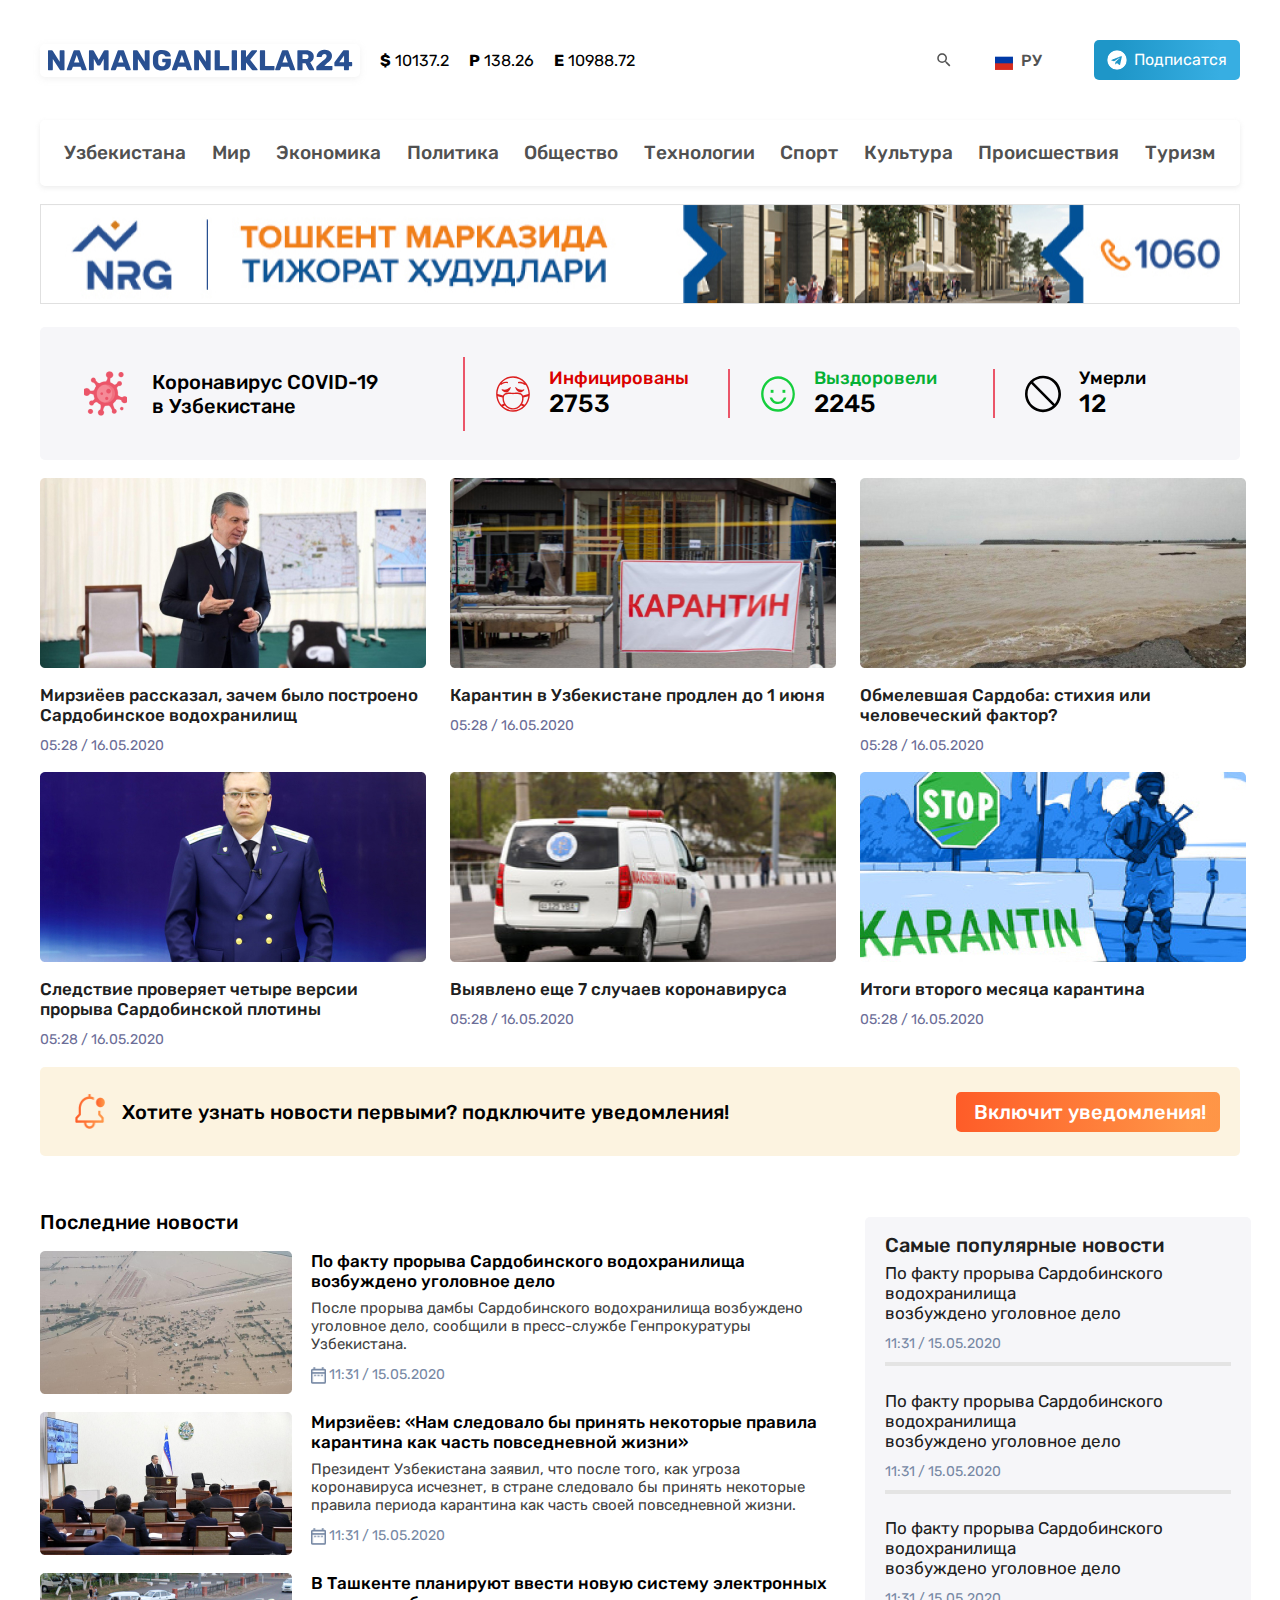
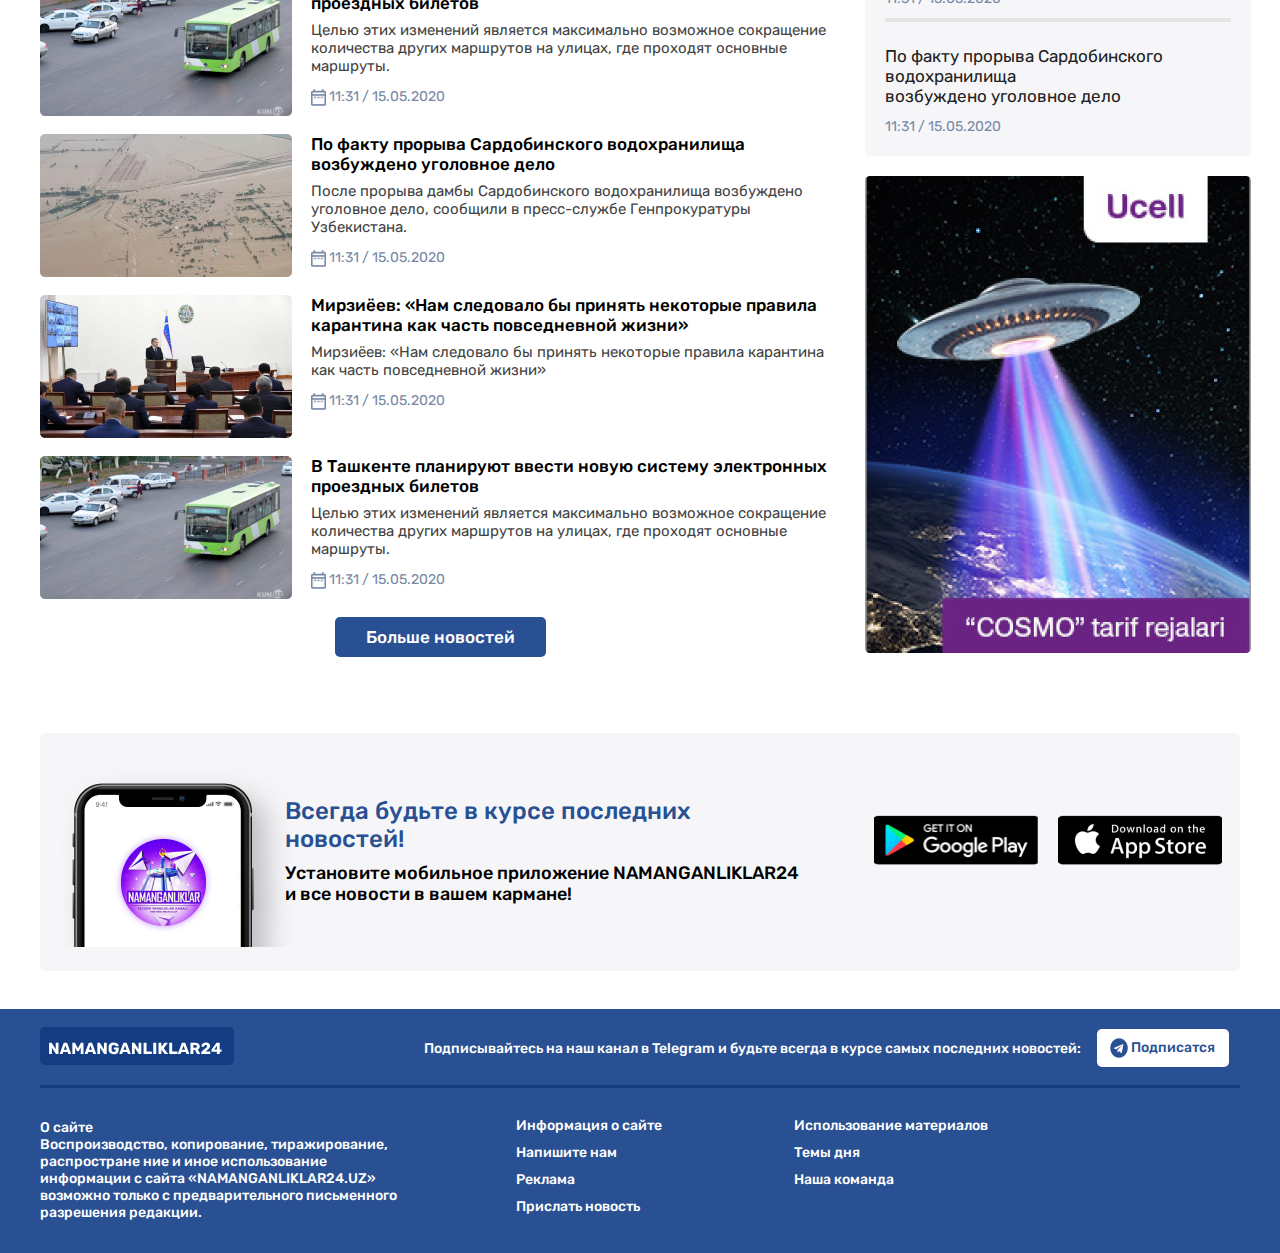
<file: index.html>
<!DOCTYPE html>
<html lang="ru">
	<head>
		<meta charset="UTF-8" />
		<meta http-equiv="X-UA-Compatible" content="IE=edge" />
		<meta name="viewport" content="width=device-width, initial-scale=1.0" />
		<link rel="stylesheet" href="./css/normalize.css">
        <!-- <link rel="stylesheet" href="./css/main.min.css"> -->
        <link rel="stylesheet" href="./css/main.css">
		<title>Namanganliklar24</title>
	</head>
	<body>
        
		<!-- Header  -->
		<header class="header">

            <h1 class="visually-hidden">
                Namanganliklar 24 vebsayti bu xabarlar sayti
            </h1>

			<div class="header-top">

				<div class="container">

					<a class="header-top-logo" href="./index.html">
						
                        <img
							src="./images/logo.svg"
							alt="Namanganliklar24 logo"
							width="306"
							height="33"
						/>
					</a>

					<ul class="currency-list">
						<li class="currency-item">
							<strong class="currency-item-symbol">$</strong>
							10137.2
						</li>
						<li class="currency-item">
							<strong class="currency-item-symbol">P</strong>
                            138.26
						</li>
						<li class="currency-item">
							<strong class="currency-item-symbol">E</strong>
							10988.72
						</li>
					</ul>

                    <a class="search" href="#" >
                        <img class="search-image" 
                            src="./images/search-icon.svg" 
                            alt="search-icon"
                            width="18"
                            height="18"
                        >
                    </a>
					
                    <a class="language" href="#" >
                        <!-- <img class="language-image" 
                            src="./images/language.svg" 
                            alt="language-icon"
                            width="20"
                            height="20"
                        > -->
                        РУ
                    </a>

                    <a class="header-top-link" href="#">
						<img
							class="header-top-link-image"
							src="./images/telegram-logo.png"
							alt="Telegram logo"
							width="20"
							height="20"
						/>
						Подписатся
					</a>
				</div>
			</div>

			<div class="header-bottom">
				<div class="container">
                    <nav class="nav">
                        <ul class="nav-list">
                            <li class="nav-list-item">
                                <a class="nav-link"
                                    href="#"
                                >
                                Узбекистана
                                </a> 
                            </li>

                            <li class="nav-list-item">
                                <a class="nav-link"
                                    href="#"
                                >
                                Мир
                                </a> 
                            </li>

                            <li class="nav-list-item">
                                <a class="nav-link"
                                    href="#"
                                >
                                Экономика
                                </a> 
                            </li>

                            <li class="nav-list-item">
                                <a class="nav-link"
                                    href="#"
                                >
                                Политика
                                </a> 
                            </li>

                            <li class="nav-list-item">
                                <a class="nav-link"
                                    href="#"
                                >
                                Общество
                                </a> 
                            </li>

                            <li class="nav-list-item">
                                <a class="nav-link"
                                    href="#"
                                >
                                Технологии
                                </a> 
                            </li>

                            <li class="nav-list-item">
                                <a class="nav-link"
                                    href="#"
                                >
                                Спорт
                                </a> 
                            </li>

                            <li class="nav-list-item">
                                <a class="nav-link"
                                    href="#"
                                >
                                Культура
                                </a> 
                            </li>

                            <li class="nav-list-item">
                                <a class="nav-link"
                                    href="#"
                                >
                                Происшествия
                                </a> 
                            </li>

                            <li class="nav-list-item">
                                <a class="nav-link"
                                    href="#"
                                >
                                Туризм
                                </a> 
                            </li>
                        </ul>
                    </nav>

                    <a class="nrg-link"
                       href="#">
                       <img class="nrg-image"
                            src="./images/nrg.jpg"
                            alt="nrg banner"
                            width="1200"
                            height="100"
                        >
                    </a> 
                      
                </div>
			</div>
		</header>

		<main class="main">
            <!-- Corid-19 -->
            <section class="coronavirus">
                <div class="container">

                    <div class="coronavirus-info">

                        <div class="covid">

                            <div class="covid-image">

                                <img class="covid-icon"
                                    src="./images/icon-covid.png" 
                                    alt="covid"
                                    width="43"
                                    height="45"
                                    >
                            </div>

                            <div class="covid-box-link">
                                <a class="covid-link" href="#">
                                    <h2 class="covid-heading">Коронавирус COVID-19
                                        в Узбекистане
                                    </h2>
                                </a>
                            </div>

                        </div>

                        <div class="stats">

                            <div class="stats-info">
                                <span class="line">

                                </span>
    
                                <div class="infected">
                                    <img class="intected-icon"
                                    src="./images/icon-infected.svg"
                                    alt="infected icon"
                                    width="36"
                                    height="38">
                                </div>
    
                                <div class="infected-info">
                                    <h3 class="infected-heading">
                                        Инфицированы
                                    </h3>
                                    
                                    <p class="infected-paragraph">
                                        2753
                                    </p>
                                </div>
                            </div>

                            <div class="stats-info">
                                <span class="line">

                                </span>
    
                                <div class="infected">
                                    <img class="intected-icon"
                                    src="./images/icon-recovered.svg"
                                    alt="infected icon"
                                    width="36"
                                    height="38">
                                </div>
    
                                <div class="infected-info">
                                    <h3 class="infected-heading">
                                        Выздоровели
                                    </h3>
                                    
                                    <p class="infected-paragraph">
                                        2245
                                    </p>
                                </div>
                            </div>

                            <div class="stats-info">
                                <span class="line">

                                </span>
    
                                <div class="infected">
                                    <img class="intected-icon"
                                    src="./images/icon-dead.svg"
                                    alt="infected icon"
                                    width="36"
                                    height="38">
                                </div>
    
                                <div class="infected-info">
                                    <h3 class="infected-heading">
                                        Умерли
                                    </h3>
                                    
                                    <p class="infected-paragraph">
                                        12
                                    </p>
                                </div>
                            </div>

                        </div>
                    </div>

                </div>
                
            </section>

            <!-- News -->

            <section class="uzb-news">
                <div class="container">

                    <div class="news-box">
                        <div class="news-box-item">
                            <a class="news-box-link" href="#">
                                <img class="news-box-image"
                                     src="./images/prezident.jpg"
                                     alt="Президент Узбекистана"
                                     width="386"
                                     height="190"
                                >
                                <h3 class="news-box-heading">
                                    Мирзиёев рассказал, зачем было построено Сардобинское водохранилищ
                                </h3>
                                <time class="news-box-time">
                                    05:28 / 16.05.2020
                                </time>
                            </a>
                        </div>
    
                        <div class="news-box-item">
                            <a class="news-box-link" href="#">
                                <img class="news-box-image"
                                     src="./images/karantin.jpg"
                                     alt="Карантин"
                                     width="386"
                                     height="190"
                                >
                                <h3 class="news-box-heading">
                                    Карантин в Узбекистане продлен до 1 июня
                                </h3>
                                <time class="news-box-time">
                                    05:28 / 16.05.2020
                                </time>
                            </a>
                        </div>
    
                        <div class="news-box-item">
                            <a class="news-box-link" href="#">
                                <img class="news-box-image"
                                     src="./images/sardoba.jpg"
                                     alt="Сардоба"
                                     width="386"
                                     height="190"
                                >
                                <h3 class="news-box-heading">
                                    Обмелевшая Сардоба: стихия или человеческий фактор?
                                </h3>
                                <time class="news-box-time">
                                    05:28 / 16.05.2020
                                </time>
                            </a>
                        </div>
    
                        <div class="news-box-item">

                            <a class="news-box-link" href="#">

                                <img class="news-box-image"
                                     src="./images/prokuror.jpg"
                                     alt="Прокурор"
                                     width="386"
                                     height="190"
                                >
                                <h3 class="news-box-heading">

                                    Следствие проверяет четыре версии прорыва Сардобинской плотины
                                </h3>

                                <time class="news-box-time">
                                    05:28 / 16.05.2020
                                </time>
                            </a>
                        </div>
    
                        <div class="news-box-item">
                            <a class="news-box-link" href="#">
                                <img class="news-box-image"
                                     src="./images/tez-yordam.jpg"
                                     alt="Скорая помощь"
                                     width="386"
                                     height="190"
                                >
                                <h3 class="news-box-heading">
                                    Выявлено еще 7 случаев коронавируса
                                </h3>
                                <time class="news-box-time">
                                    05:28 / 16.05.2020
                                </time>
                            </a>

                        </div>
    
                        <div class="news-box-item">

                            <a class="news-box-link" href="#">

                                <img class="news-box-image"
                                     src="./images/stop-karantin.jpg"
                                     alt="Стоп! карантин"
                                     width="386"
                                     height="190"
                                >
                                <h3 class="news-box-heading">
                                    Итоги второго месяца карантина
                                </h3>

                                <time class="news-box-time">
                                    05:28 / 16.05.2020
                                </time>
                            </a>

                        </div>

                    </div>
                    
                </div>
                
            </section>

            <!-- Notifications -->

            <section class="notifications">

                <div class="container">

                    <div class="notifications-item">

                        <h3 class="notifications-heading">
                            Хотите узнать новости первыми? подключите уведомления!
                        </h3>

                        <a class="notifications-link" href="#">
                            Включит уведомления!
                        </a>

                    </div>

                </div>
                
            </section>

            <!-- Last News -->

            <section class="latest news">
                <div class="container">
                    <div class="news">
                        <div class="news-left">
                            <h2 class="left-heding">
                                Последние новости
                            </h2>

                            <ul class="left-list">

                                    <li class="left-list-item">

                                        <a  class="left-list-link" href="#">
                                            <img class="left-image" 
                                            src="./images/suv-ombori.png"
                                            alt="Водохранилище"
                                            width="252"
                                            height="143"
                                        >

                                           <div class="left-list-box">

                                                <h3 class="left-list-heading">
                                                    По факту прорыва Сардобинского водохранилища возбуждено уголовное дело
                                                </h3>

                                                <p class="left-list-paragraph">
                                                    После прорыва дамбы Сардобинского водохранилища возбуждено уголовное дело, сообщили в пресс-службе Генпрокуратуры Узбекистана.
                                                </p>

                                                <time class="left-list-time">
                                                    <img class="left-list-time-icon" 
                                                     src="./images/data-icon.png" 
                                                     alt="Иконка дати"
                                                     width="15"
                                                     height="17">
                                                     11:31 / 15.05.2020
                                                </time>
                                           </div>
                                        </a>
                                        
                                    </li>

                                    <li class="left-list-item">

                                        <a  class="left-list-link" href="#">
                                            <img class="left-image" 
                                            src="./images/majlis.png"
                                            alt="Водохранилище"
                                            width="252"
                                            height="143"
                                        >

                                           <div class="left-list-box">

                                                <h3 class="left-list-heading">
                                                    Мирзиёев: «Нам следовало бы принять некоторые правила карантина как часть повседневной жизни»
                                                </h3>

                                                <p class="left-list-paragraph">
                                                    Президент Узбекистана заявил, что после того, как угроза коронавируса исчезнет, в стране следовало бы принять некоторые правила периода карантина как часть своей повседневной жизни.
                                                </p>

                                                <time class="left-list-time">
                                                    <img class="left-list-time-icon" 
                                                     src="./images/data-icon.png" 
                                                     alt="Иконка дати"
                                                     width="15"
                                                     height="17">
                                                     11:31 / 15.05.2020
                                                </time>
                                           </div>
                                        </a>
                                        
                                    </li>

                                    <li class="left-list-item">

                                        <a  class="left-list-link" href="#">
                                            <img class="left-image" 
                                            src="./images/bus.png"
                                            alt="Водохранилище"
                                            width="252"
                                            height="143"
                                        >

                                           <div class="left-list-box">

                                                <h3 class="left-list-heading">
                                                    В Ташкенте планируют ввести новую систему электронных проездных билетов
                                                </h3>

                                                <p class="left-list-paragraph">
                                                    Целью этих изменений является максимально возможное сокращение количества других маршрутов на улицах, где проходят основные маршруты.
                                                </p>

                                                <time class="left-list-time">
                                                    <img class="left-list-time-icon" 
                                                     src="./images/data-icon.png" 
                                                     alt="Иконка дати"
                                                     width="15"
                                                     height="17">
                                                     11:31 / 15.05.2020
                                                </time>
                                           </div>
                                        </a>
                                        
                                    </li>

                                    <li class="left-list-item">

                                        <a  class="left-list-link" href="#">
                                            <img class="left-image" 
                                            src="./images/suv-ombori.png"
                                            alt="Водохранилище"
                                            width="252"
                                            height="143"
                                        >

                                           <div class="left-list-box">

                                                <h3 class="left-list-heading">
                                                    По факту прорыва Сардобинского водохранилища возбуждено уголовное дело
                                                </h3>

                                                <p class="left-list-paragraph">
                                                    После прорыва дамбы Сардобинского водохранилища возбуждено уголовное дело, сообщили в пресс-службе Генпрокуратуры Узбекистана.
                                                </p>

                                                <time class="left-list-time">
                                                    <img class="left-list-time-icon" 
                                                     src="./images/data-icon.png" 
                                                     alt="Иконка дати"
                                                     width="15"
                                                     height="17">
                                                     11:31 / 15.05.2020
                                                </time>
                                           </div>
                                        </a>
                                        
                                    </li>

                                    <li class="left-list-item">

                                        <a  class="left-list-link" href="#">
                                            <img class="left-image" 
                                            src="./images/majlis.png"
                                            alt="Водохранилище"
                                            width="252"
                                            height="143"
                                        >

                                           <div class="left-list-box">

                                                <h3 class="left-list-heading">
                                                    Мирзиёев: «Нам следовало бы принять некоторые правила карантина как часть повседневной жизни»
                                                </h3>

                                                <p class="left-list-paragraph">
                                                    Мирзиёев: «Нам следовало бы принять некоторые правила карантина как часть повседневной жизни»
                                                </p>

                                                <time class="left-list-time">
                                                    <img class="left-list-time-icon" 
                                                     src="./images/data-icon.png" 
                                                     alt="Иконка дати"
                                                     width="15"
                                                     height="17">
                                                     11:31 / 15.05.2020
                                                </time>
                                           </div>
                                        </a>
                                        
                                    </li>

                                    <li class="left-list-item">

                                        <a  class="left-list-link" href="#">
                                            <img class="left-image" 
                                            src="./images/bus.png"
                                            alt="Водохранилище"
                                            width="252"
                                            height="143"
                                        >

                                           <div class="left-list-box">

                                                <h3 class="left-list-heading">
                                                    В Ташкенте планируют ввести новую систему электронных проездных билетов
                                                </h3>

                                                <p class="left-list-paragraph">
                                                    Целью этих изменений является максимально возможное сокращение количества других маршрутов на улицах, где проходят основные маршруты.
                                                </p>

                                                <time class="left-list-time">
                                                    <img class="left-list-time-icon" 
                                                     src="./images/data-icon.png" 
                                                     alt="Иконка дати"
                                                     width="15"
                                                     height="17">
                                                     11:31 / 15.05.2020
                                                </time>
                                           </div>
                                        </a>
                                        
                                    </li>
                            </ul>

                            <a class="left-link" href="#">
                                Больше новостей
                            </a>
                        </div>

                        <div class="news-right">
                            <ul class="right-list">
                                <li class="right-list-item">
                                    <a class="right-list-link" href="#">
                                        <h3 class="right-list-heading">
                                            Cамые популярные новости
                                        </h3>
                                        <p class="right-list-paragraph">
                                            По факту прорыва Сардобинского водохранилища <br> возбуждено уголовное дело
                                        </p>
                                        <time class="right-list-time">
                                            11:31 / 15.05.2020
                                        </time>
                                    </a>
                                    <span class="right-list-line"></span>
                                </li>

                                <li class="right-list-item">
                                    <a class="right-list-link" href="#">
                                        <p class="right-list-paragraph">
                                            По факту прорыва Сардобинского водохранилища <br> возбуждено уголовное дело
                                        </p>
                                        <time class="right-list-time">
                                            11:31 / 15.05.2020
                                        </time>
                                    </a>
                                    <span class="right-list-line"></span>
                                </li>

                                <li class="right-list-item">
                                    <a class="right-list-link" href="#">
                                        <p class="right-list-paragraph">
                                            По факту прорыва Сардобинского водохранилища <br> возбуждено уголовное дело
                                        </p>
                                        <time class="right-list-time">
                                            11:31 / 15.05.2020
                                        </time>
                                    </a>
                                    <span class="right-list-line"></span>
                                </li>

                                <li class="right-list-item">
                                    <a class="right-list-link" href="#">
                                        <p class="right-list-paragraph">
                                            По факту прорыва Сардобинского водохранилища <br> возбуждено уголовное дело
                                        </p>
                                        <time class="right-list-time">
                                            11:31 / 15.05.2020
                                        </time>
                                    </a>
                                    
                                </li>
                            </ul>

                            <a class="right-link" href="#">
                                <img class="right-imagesrc=" 
                                    src="/images/ucell-cosmo.png" 
                                    alt="Космос тарыф от Юсел"
                                    width="386"
                                    height="477">
                            </a>
                        </div>
                    </div>
                </div>
            </section>

            <section class="app-download">
                <div class="container">
                    <div class="download">
                        <div class="download-box-info">
                            <h2 class="download-heading">
                                Всегда будьте в курсе последних новостей!
                            </h2>
                            <p class="download-paragraph">
                                Установите мобильное приложение NAMANGANLIKLAR24 и все новости в вашем кармане!
                            </p>
                        </div>

                        <div class="download-box-link">
                            
                            <a class="download-link" href="#">
                                <img class="download-link-image" src="./images/googleplay.png" alt="Иконка Гуглплея"
                                width="164" 
                                height="50"
                                >
                            </a>

                            <a class="download-link" href="#">
                                <img class="download-link-image" src="./images/appstore.png" alt="Иконка Апстора"
                                width="164" 
                                height="50"
                                >
                            </a>
                        </div>
                    </div>
                </div>
            </section>
        </main>

		<footer class="footer">
            <div class="container">
                <div class="footer-top">
                    <a class="footer-logo" href="#">
                        <img class="footer-logo-image" 
                             src="./images/namanganliklar24.svg" 
                             alt="Наманганликлар24 лого"
                             width="173"
                             height="21" 
                        >
                    </a>

                    <p class="footer-top-paragraph">
                        Подписывайтесь на наш канал в Telegram и будьте всегда в курсе самых последних новостей:
                    </p>

                    <a class="footer-top-link" href="#">
                        <img class="footer-top-link-image" src="./images/footer-link-icon.png" alt="Иконка Телеграма"
                        width="18"
                        height="20">
                        Подписатся
                    </a>
                    
                </div>

                <span class="footer-top-line"></span>

                <div class="footer-bottom">

                    <div class="footer-info-left">
                        <p class="info-left-paragrahp">
                            О сайте <br> Воспроизводство, копирование, тиражирование, распростране ние и иное использование информации с сайта «NAMANGANLIKLAR24.UZ» возможно только с предварительного письменного разрешения редакции.
                        </p>
                    </div>

                    <div class="info-right">
                        <div class="info-first-box">
                            <a class="info-right-link" href="#">
                                Информация о сайте
                            </a>

                            <a class="info-right-link" href="#">
                                Напишите нам
                            </a>

                            <a class="info-right-link" href="#">
                                Реклама 
                            </a>

                            <a class="info-right-link" href="#">
                                Прислать новость
                            </a>
                        </div>

                        <div class="info-second-box">
                            <a class="info-right-link" href="#">
                                Использование материалов
                            </a>

                            <a class="info-right-link" href="#">
                                Темы дня
                            </a>

                            <a class="info-right-link" href="#">
                                Наша команда 
                            </a>
                       </div>
                    </div>
                </div>
            </div>
        </footer>
	</body>
</html>
</file>
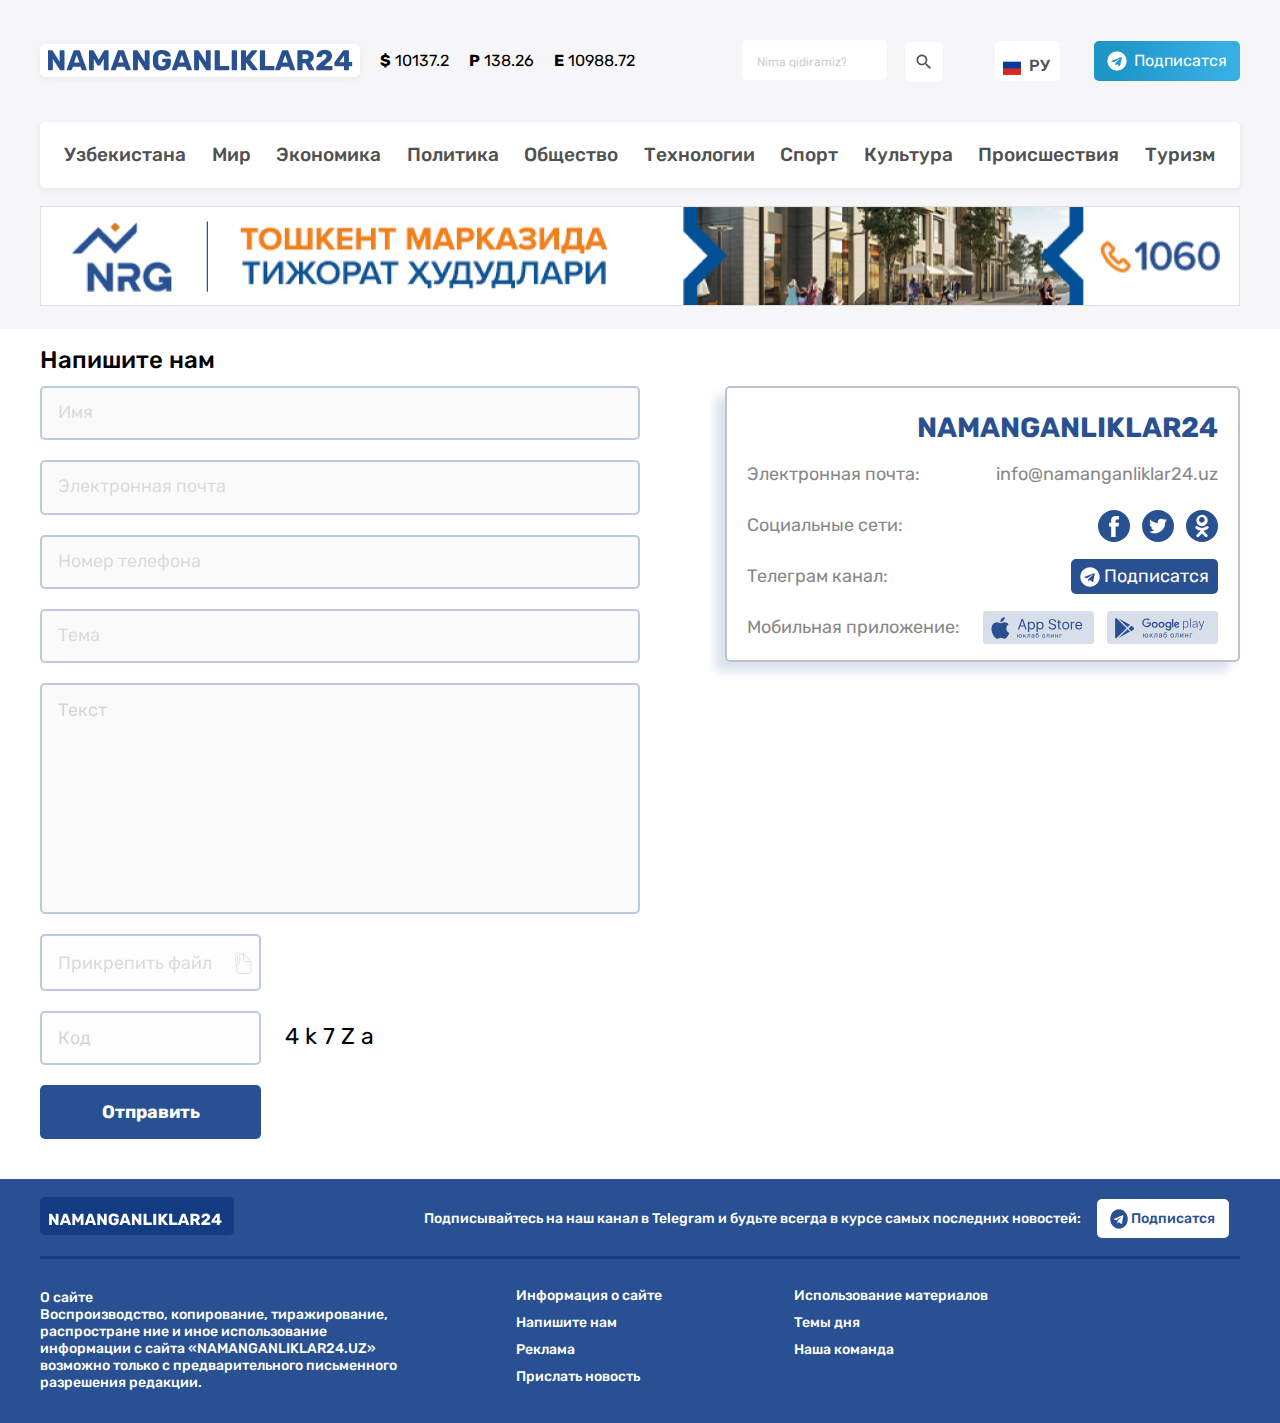
<file: contact.html>
<!DOCTYPE html>
<html lang="ru">
<head>
    <meta charset="UTF-8" />
    <meta http-equiv="X-UA-Compatible" content="IE=edge" />
    <meta name="viewport" content="width=device-width, initial-scale=1.0" />
    <link rel="stylesheet" href="./css/normalize.css">
    <!-- <link rel="stylesheet" href="./css/main.min.css"> -->
    <link rel="stylesheet" href="./css/main.css">
    <title>Namanganliklar24</title>
</head>
<body>
    
    <!-- Header  -->
    <header class="header about-header">
        
        <h1 class="visually-hidden">
            Namanganliklar 24 vebsayti bu xabarlar sayti
        </h1>
        
        <div class="header-top">
            
            <div class="container">
                
                <a class="header-top-logo" href="./index.html">
                    
                    <img
                    src="./images/logo.svg"
                    alt="Namanganliklar24 logo"
                    width="306"
                    height="33"
                    />
                </a>
                
                <ul class="currency-list">
                    <li class="currency-item">
                        <strong class="currency-item-symbol">$</strong>
                        10137.2
                    </li>
                    <li class="currency-item">
                        <strong class="currency-item-symbol">P</strong>
                        138.26
                    </li>
                    <li class="currency-item">
                        <strong class="currency-item-symbol">E</strong>
                        10988.72
                    </li>
                </ul>
                
                <!-- <a class="search" href="#" >
                   
                </a> -->
                <form
                    class="header-search"
                    action="https://echo.htmlacademy.ru/" 
                    method="GET">

                    <input 
                        class="search-input"
                        type="text"
                        placeholder="Nima qidiramiz?"
                        required
                    >

                    <button 
                        class="search-button"
                        type="button"
                        required
                     >
                     <img 
                        class="search-image" 
                        src="./images/search-icon.svg" 
                        alt="search-icon"
                        width="20"
                        height="20"
                     >
                    </button>
                </form>
                
                <button class="language" type="button" >
                    <!-- <img class="language-image" 
                    src="./images/language.svg" 
                    alt="language-icon"
                    width="20"
                    height="20"
                    > -->
                    РУ
                </button>
                
                <a class="header-top-link" href="#">
                    <img
                    class="header-top-link-image"
                    src="./images/telegram-logo.png"
                    alt="Telegram logo"
                    width="20"
                    height="20"
                    />
                    Подписатся
                </a>
            </div>
        </div>
        
        <div class="header-bottom">
            <div class="container">
                <nav class="nav">
                    <ul class="nav-list">
                        <li class="nav-list-item">
                            <a class="nav-link"
                            href="#"
                            >
                            Узбекистана
                        </a> 
                    </li>
                    
                    <li class="nav-list-item">
                        <a class="nav-link"
                        href="#"
                        >
                        Мир
                    </a> 
                </li>
                
                <li class="nav-list-item">
                    <a class="nav-link"
                    href="#"
                    >
                    Экономика
                </a> 
            </li>
            
            <li class="nav-list-item">
                <a class="nav-link"
                href="#"
                >
                Политика
            </a> 
        </li>
        
        <li class="nav-list-item">
            <a class="nav-link"
            href="#"
            >
            Общество
        </a> 
    </li>
    
    <li class="nav-list-item">
        <a class="nav-link"
        href="#"
        >
        Технологии
    </a> 
</li>

<li class="nav-list-item">
    <a class="nav-link"
    href="#"
    >
    Спорт
</a> 
</li>

<li class="nav-list-item">
    <a class="nav-link"
    href="#"
    >
    Культура
</a> 
</li>

<li class="nav-list-item">
    <a class="nav-link"
    href="#"
    >
    Происшествия
</a> 
</li>

<li class="nav-list-item">
    <a class="nav-link"
    href="#"
    >
    Туризм
</a> 
</li>
</ul>
</nav>

<a class="nrg-link"
href="#">
<img class="nrg-image"
src="./images/nrg.jpg"
alt="nrg banner"
width="1200"
height="100"
>
</a> 

</div>
</div>
</header>

<main class="main">
    
    <!-- CONTACT -->
    
    <section class="contact">
        
        <div class="container">
            <h2 class="contact-heading">
                Напишите нам
            </h2>
            
            <div class="contact-box">
                <div class="contact-list">
                    <form 
                        class="form" 
                        action="https://echo.htmlacademy.ru/" 
                        method="POST"
                    >
                        <input 
                            class="contact-input" 
                            type="text"
                            name="user_name"
                            placeholder="Имя"
                            required
                        >   
                    
                        <input 
                            class="contact-input" 
                            type="email"
                            name="user_email"
                            placeholder="Электронная почта"
                            required
                        >   
                    
                        <input 
                            class="contact-input" 
                            type="tel"
                            name="user_tel"
                            placeholder="Номер телефона"
                            required
                        >
                    
                        <input 
                            class="contact-input" 
                            type="text"
                            name="user_name"
                            placeholder="Тема"
                            required
                        >
                    
                        <textarea 
                            class="contact-text-area" 
                            name="text" 
                            cols="30" 
                            rows="10"
                            placeholder="Текст"
                            spellcheck="false"
                            required
                        ></textarea>
                    
                        <label class="contact-file">
                            <input 
                                class="contact-file-input visually-hidden"
                                type="file"
                                name="user_file"
                            >
                        
                            <span class="contact-file-controller">
                                Прикрепить файл
                            </span>
                        </label>
                    
                        <label class="contact-code">
                            <input 
                                class="code" 
                                type="text"
                                name="user_code"
                                placeholder="Код"
                            >
                                4 k 7 Z a
                        </label>
                    
                        <button 
                            class="contact-button" 
                            type="submit"
                        >
                            Отправить
                        </button>
                    </form>
                </div>
        
                <div class="business-card">
                    <h3 class="card-heading">NAMANGANLIKLAR24</h3>
                    
                    <ul class="contacts">
                        <li class="contacts-item">
                            <p class="contacts-title">Электронная почта:</p>
                            
                            <a class="mail" href="mailto:info@namanganliklar24.uz">info@namanganliklar24.uz</a>
                        </li>
                        
                        <li class="contacts-item">
                            <p class="contacts-title">Социальные сети:</p>
                            
                            <div class="social">
                                <a class="social-link" href="#">
                                    <img src="./images/facebook-icon.svg" alt="" class="social-icon"
                                    width="32"
                                    height="32">
                                </a>
                                
                                <a class="social-link" href="#">
                                    <img src="./images/twitter-icon.svg" alt="" class="social-icon"
                                    width="32"
                                    height="32">
                                </a>
                                
                                <a class="social-link" href="#">
                                    <img src="./images/odnoklasnik-icon.svg" alt="" class="social-icon"
                                    width="32"
                                    height="32">
                                </a>
                            </div>
                        </li>
                        
                        <li class="contacts-item">
                            <p class="contacts-title">Телеграм канал:</p>
                            
                            <a class="telegram-link" href="#">
                                <img src="./images/Vector.svg" alt="" class="telegram-icon"
                                width="20"
                                height="20">
                                Подписатся
                            </a>
                        </li>
                        
                        <li class="contacts-item">
                            <p class="contacts-title">Мобильная приложение:</p>
                            
                            <div class="card-apps">
                                <a class="card-apps-link" href="#">
                                    <img src="./images/appstore.svg" alt="" class="card-app-icon">
                                </a>
                                
                                <a class="card-apps-link" href="#">
                                    <img src="./images/googleplay.svg" alt="" class="card-app-icon">
                                </a>
                            </div>
                        </li>
                    </ul>
                </div>
                   
            </div>

        </div>

    </section>

</main>

<footer class="footer">
    <div class="container">
        <div class="footer-top">
            <a class="footer-logo" href="#">
                <img class="footer-logo-image" 
                src="./images/namanganliklar24.svg" 
                alt="Наманганликлар24 лого"
                width="173"
                height="21" 
                >
            </a>
            
            <p class="footer-top-paragraph">
                Подписывайтесь на наш канал в Telegram и будьте всегда в курсе самых последних новостей:
            </p>
            
            <a class="footer-top-link" href="#">
                <img class="footer-top-link-image" src="./images/footer-link-icon.png" alt="Иконка Телеграма"
                width="18"
                height="20">
                Подписатся
            </a>
            
        </div>
        
        <span class="footer-top-line"></span>
        
        <div class="footer-bottom">
            
            <div class="footer-info-left">
                <p class="info-left-paragrahp">
                    О сайте <br> Воспроизводство, копирование, тиражирование, распростране ние и иное использование информации с сайта «NAMANGANLIKLAR24.UZ» возможно только с предварительного письменного разрешения редакции.
                </p>
            </div>
            
            <div class="info-right">
                <div class="info-first-box">
                    <a class="info-right-link" href="#">
                        Информация о сайте
                    </a>
                    
                    <a class="info-right-link" href="#">
                        Напишите нам
                    </a>
                    
                    <a class="info-right-link" href="#">
                        Реклама 
                    </a>
                    
                    <a class="info-right-link" href="#">
                        Прислать новость
                    </a>
                </div>
                
                <div class="info-second-box">
                    <a class="info-right-link" href="#">
                        Использование материалов
                    </a>
                    
                    <a class="info-right-link" href="#">
                        Темы дня
                    </a>
                    
                    <a class="info-right-link" href="#">
                        Наша команда 
                    </a>
                </div>
            </div>
            
            
        </div>
    </div>
</div>
</footer>
</body>
</html>
</file>
<file: css/main.css>
/* rubik-regular - latin_cyrillic */
@font-face {
    font-family: 'Rubik';
    font-style: normal;
    font-weight: 400;
    src: url('../fonts/rubik-v14-latin_cyrillic-regular.eot'); /* IE9 Compat Modes */
    src: local(''),
         url('../fonts/rubik-v14-latin_cyrillic-regular.eot?#iefix') format('embedded-opentype'), /* IE6-IE8 */
         url('../fonts/rubik-v14-latin_cyrillic-regular.woff2') format('woff2'), /* Super Modern Browsers */
         url('../fonts/rubik-v14-latin_cyrillic-regular.woff') format('woff'), /* Modern Browsers */
         url('../fonts/rubik-v14-latin_cyrillic-regular.ttf') format('truetype'), /* Safari, Android, iOS */
         url('../fonts/rubik-v14-latin_cyrillic-regular.svg#Rubik') format('svg'); /* Legacy iOS */
  }
  /* rubik-500 - latin_cyrillic */
  @font-face {
    font-family: 'Rubik';
    font-style: normal;
    font-weight: 500;
    src: url('../fonts/rubik-v14-latin_cyrillic-500.eot'); /* IE9 Compat Modes */
    src: local(''),
         url('../fonts/rubik-v14-latin_cyrillic-500.eot?#iefix') format('embedded-opentype'), /* IE6-IE8 */
         url('../fonts/rubik-v14-latin_cyrillic-500.woff2') format('woff2'), /* Super Modern Browsers */
         url('../fonts/rubik-v14-latin_cyrillic-500.woff') format('woff'), /* Modern Browsers */
         url('../fonts/rubik-v14-latin_cyrillic-500.ttf') format('truetype'), /* Safari, Android, iOS */
         url('../fonts/rubik-v14-latin_cyrillic-500.svg#Rubik') format('svg'); /* Legacy iOS */
  }
  /* rubik-700 - latin_cyrillic */
  @font-face {
    font-family: 'Rubik';
    font-style: normal;
    font-weight: 700;
    src: url('../fonts/rubik-v14-latin_cyrillic-700.eot'); /* IE9 Compat Modes */
    src: local(''),
         url('../fonts/rubik-v14-latin_cyrillic-700.eot?#iefix') format('embedded-opentype'), /* IE6-IE8 */
         url('../fonts/rubik-v14-latin_cyrillic-700.woff2') format('woff2'), /* Super Modern Browsers */
         url('../fonts/rubik-v14-latin_cyrillic-700.woff') format('woff'), /* Modern Browsers */
         url('../fonts/rubik-v14-latin_cyrillic-700.ttf') format('truetype'), /* Safari, Android, iOS */
         url('../fonts/rubik-v14-latin_cyrillic-700.svg#Rubik') format('svg'); /* Legacy iOS */
  }

* {
	box-sizing: border-box;
}

body {
	margin: 0;
	padding: 0;
	font-size: 16px;
	color: #000000;
    font-family: 'Rubik', 'Arial', sans-serif;
}

img {
	vertical-align: middle;
}

.container {
	width: 1240px;
	margin: 0 auto;
	padding: 0 20px;
}

.visually-hidden {
	position: absolute;
	width: 1px;
	height: 1px;
	margin: -1px;
	padding: 0;
	overflow: hidden;
	border: 0;
	clip: rect(0 0 0 0);
}

/* Header */

.header-top .container {
	display: flex;
	justify-content: space-between;
	align-items: center;
	padding: 40px 20px;
}

.header-top-logo {
    width: 320px;
    text-align: center;
	margin-right: 20px;
    background: #ffffff;
    box-shadow: 0px 2px 6px rgba(202, 202, 202, 0.25);
    border-radius: 5px;
}

.currency-list {
	display: flex;
	margin: 0;
	margin-right: auto;
	padding: 0;
	list-style-type: none;
}

.currency-item{
    line-height: 19px;
}

.currency-item + .currency-item {
	margin-left: 20px;
}

/* .header-search {
    background: #FFFFFF;
} */
.search-input {
    display: inline-block;
    width: 145px;
    height: 40px;
    margin-right: 14px;
    padding-top: 12px;
    padding-right: 41.5px;
    padding-bottom: 11px;
    padding-left: 15px;
    background: #FFFFFF;
    border: none;
    border-radius: 5px;
    
}

.search-input::placeholder {
    color: #CCCCCC; 
    font-size: 12px;
    line-height: 14px;
}

.search-button {
    width: 38px;
    height: 40px;
    margin-right: 52px;
    padding: 0;
    background: #FFFFFF;
    border: none;
    border-radius: 5px;
}

.search {
    margin-right: 42px;
}

.language {
    display: inline-block;
    width: 65px;
    height: 40px;
    margin-right: 34px;
    padding-top: 11px;
    /* padding-bottom: 8px;
    padding-left: 36px; */
    padding-right: 7.7px;
    text-decoration: none;
    font-weight: 500;
    font-size: 16px;
    line-height: 19px;
    color: #535353;
    background: #FFFFFF;
    border: none;
    border-radius: 5px;
    /* background-image: url("../images/language.svg");
    background-repeat: no-repeat;
    background-position: top 11px left 11px;
    background-size: 20px 20px;
     */
}

.language::before {
    /* display: block; */
    height: 20px;
    width: 20px;
    margin: 0;
    padding: 0;
    padding-top: 11px;
    padding-right: 25px;
    padding-bottom: 9px;
    padding-left: 1px;
    background-image: url("../images/language.svg");
    background-repeat: no-repeat;
    background-position: left calc(50% - 5px)center;
    content: '';
}

.language-image{
    border-radius: 18px;
    margin-right: 5px;
}

.header-top-link {
	width: 146px;
	display: flex;
	justify-content: center;
	align-items: center;
	text-decoration: none;
	color: #ffffff;
	padding: 10px;
	background: linear-gradient(90deg, #1e96c8 15.07%, #37aee2 85.96%);
	border-radius: 5px;
}

.header-top-link-image {
	margin-right: 7px;
	border-radius: 50%;
}

.header-bottom{
    padding-bottom: 23px;
}

.nav {
    background: #ffffff;
    box-shadow: 0px 2px 5px rgba(159, 159, 159, 0.19);
    border-radius: 5px;
    text-align: center;
    margin-bottom: 18px;
}

.nav-list {
    margin: 0;
    padding-top: 21px;
    padding-right: 25px;
    padding-bottom: 22px;
    padding-left: 24px;
    display: flex;
    justify-content: space-between;
    list-style-type: none;
    
}

.nav-link {
    text-decoration: none;
    font-weight: 500;
    font-size: 19px;
    line-height: 23px;
    color: rgba(81, 81, 81, 1);
}

.nrg {
    border: 1px solid #e0e0e0;
}

/* Covid-19 */

.coronavirus {
    margin-bottom: 18px;
}

.coronavirus-info {
    display: flex;
    background: #f6f6f9;
    border-radius: 5px;
}

.covid {
    width: 380px;
    display: flex;
    align-items: center;
    margin-right: 71px;
}

.covid-image {
    margin-top: 44px;
    margin-right: 25px;
    margin-bottom: 44px;
    margin-left: 44px;
}
.covid-link {
    text-decoration: none;
    color: #000000;
}

.covid-heading {
    font-weight: 500;
    font-size: 20px;
    line-height: 24px
}

.stats {
    width: 70%;
    display: flex;
    justify-content: space-between;
}

.stats-info {
    display: flex;
    justify-content: space-between;
    align-items: center;
}

.line {
    width: 2px;
    height: 74px;
    background-color: #eb5569;
}

.intected-icon{
    align-items: center;
    margin-top: 48px;
    margin-right: 18px;
    margin-bottom: 47px;
    margin-left: 30px;
}

.infected-info {
    margin: 0;
    align-items: center;
    margin-top: 40px;
    margin-bottom: 40px;
}

.infected-heading {
    margin: 0;
    align-items: center;
    font-weight: 500;
    font-size: 18px;
    line-height: 21px;
    color: #db0000;
}

.infected-paragraph {
    width: 161px;
    margin: 0;
    align-items: center;
    font-weight: 500;
    font-size: 25px;
    line-height: 30px;
}

.stats-info:nth-child(2) .infected-heading {
    color:#05B135;
}

.stats-info:nth-child(3) .infected-heading {
    color: #000000;
}

.stats-info:nth-child(2) .line {
    width: 2px;
    height: 49px;
}

.stats-info:nth-child(3) .line {
    width: 2px;
    height: 49px;
}

/* News */ 

.uz-news {
    margin-bottom: 54px;
}

.news-box {
    display: flex;
    flex-wrap: wrap;
    justify-content: space-between;

}

.news-box-item {
    width: 380px;
    margin-bottom: 18px;
}

.news-box-link {
    text-decoration: none;
    color: rgba(32, 32, 32, 1);
}

.news-box-heading {
    font-weight: 500;
    font-size: 17px;
    line-height: 20px;
    margin-bottom: 11px;
}

.news-box-time {
    font-size: 14px;
    line-height: 17px;
    color: #6b6d97;
}

/* Notifications */

.notifications-item {
    display: flex;
    justify-content: space-between;
    align-items: center;
    background: rgba(239, 186, 84, 0.18);
    border-radius: 5px;
    background-image: url(../images/bell-icon.png);
    background-repeat: no-repeat;
    background-size: 30px 35px;
    background-position: right calc(50% + 550px) center ;
    margin-bottom: 38px;
}

.notifications-heading {
    width: 610px;
    margin-top: 33px;
    margin-right: 224px;
    margin-bottom: 32px;
    margin-left: 82px;
    font-weight: 500;
    font-size: 20px;
    line-height: 24px;
}

.notifications-link {
    width: 264px;
    text-align: center;
    text-decoration: none;
    background: linear-gradient(90deg, #FE5C28 0%, rgba(255, 139, 54, 0.9) 88.43%);
    border-radius: 5px;
    color: #ffffff;
    font-weight: 500;
    font-size: 20px;
    line-height: 24px;
    padding-top: 8px;
    padding-right: 8px;
    padding-bottom: 8px;
    padding-left: 11px;
    margin-top: 25px;
    margin-right: 20px;
    margin-bottom: 24px;
}

/* Last News */

.news {
    display: flex;
    margin-bottom: 38px;
}

.news-left {
    margin-right: 31px;
}

.left-heding {
    font-weight: 500;
    font-size: 20px;
    line-height: 24px;
    color: #000000;
}

.left-list {
    margin: 0;
    padding: 0;
}

.left-list-item {
    margin: 0;
    padding: 0;
    margin-bottom: 18px;
    list-style-type: none;
}

.left-list-link {
    text-decoration: none;
    display: flex;
    margin: 0;
    padding: 0;
}

.left-image {
    margin-right: 19px;
}

.left-list-box {
    display: inline-block;
    width: 523px;
    margin: 0;
    padding: 0;
}

.left-list-heading {
    font-weight: 500;
    font-size: 17px;
    line-height: 20px;
    color: #000000;
    margin: 0;
    margin-bottom: 8px;
}

.left-list-paragraph {
    font-size: 15px;
    line-height: 18px;
    color: #434343;
    margin: 0;
    margin-bottom: 12px;
}

.left-list-time {
    font-size: 14px;
    line-height: 17px;
    color: #7688A4;
}

.left-link {
    width: 211px;
    display: block;
    margin-left: 295px;
    padding: 10px 31px;
    text-decoration: none;
    text-align: center;
    background: #295093;
    border-radius: 5px;
    font-weight: 500;
    font-size: 17px;
    line-height: 20px;
    color: #ffffff;
}

/* Right - List */

.news-right {
    margin-top: 23px;
    
}

.right-list {
    width: 386px;
    list-style-type: none;
    margin: 0;
    padding: 0;
    margin-bottom: 20px;
    padding-top: 16px;
    background: #f6f6f9;
    border-radius: 5px;
}

.right-list-item {
    
    padding-bottom: 20px;
}

.right-list-link {
    text-decoration: none;
}

.right-list-heading {
    width: 300px;
    margin: 0;
    margin-bottom: 6px;
    margin-left: 20px;
    font-weight: 500;
    font-size: 20px;
    line-height: 24px;
    color: #202020;
}

.right-list-paragraph {
    width: 347px;
    margin: 0;
    margin-right: 19px;
    margin-bottom: 11px;
    margin-left: 20px;
    padding-right: 60px;
    font-weight: 400;
    font-size: 17px;
    line-height: 20px;
    color: #202020;
}

.right-list-time {
    margin-bottom: 14px;
    margin-left: 20px;
    font-size: 14px;
    line-height: 17px;
    color: #7688a4;
}


.right-list-line {
    display: inline-block;
    width: 346px;
    height: 4px;
    margin-left: 20px;
    background-color: #e4e4e4;
}

/* Download */

.download {
    display: flex;
    margin-bottom: 38px;
    background: #F6F6F9;
    border-radius: 5px;
    background-image: url("../images/phone.png");
    background-repeat: no-repeat;
    background-size: 236px 177px;
    background-position: 19px 37px;
}

.download-box-info {
    width: 526px;
    margin-top: 64px;
    margin-right: 63px;
    margin-bottom: 66px;
    margin-left: 245px;
}

.download-heading {
    width: 526px;
    margin: 0;
    padding: 0;
    margin-bottom: 10px;
    font-weight: 500;
    font-size: 24px;
    line-height: 28px;
    color: #295093;
}

.download-paragraph {
    margin: 0;
    padding: 0;
    font-weight: 500;
    font-size: 18px;
    line-height: 21px;
}

.download-box-link {
    display: flex;
    margin-top: 82px;
    margin-bottom: 82px;
}

.download-link {
    margin-right: 20px;
}

.footer {
    background: #295093;
}

.footer-top {
    display: flex;
    color: #ffffff;
}

.footer-logo {
    width: 194px;
    height: 38px;
    margin: 0;
    margin-top: 18px;
    margin-right: 190px;
    margin-bottom: 20px;
    padding-top: 11px;
    padding-right: 12px;
    padding-bottom: 6px;
    padding-left: 9px;
    font-size: 16px;
    line-height: 19px;
    background: #133C82;
    border-radius: 5px;
    color: white;
}

.footer-top-paragraph {
    margin: 0;
    padding: 0;
    margin-top: 31px;
    margin-right: 16px;
    margin-bottom: 26px;
    font-weight: 500;
    font-size: 14px;
    line-height: 17px;
}

.footer-top-link {
    width: 132px;
    /* height: 38px; */
    margin-top: 20px;
    margin-bottom: 18px;
    padding-top: 9.5px;
    padding-right: 11px;
    padding-bottom: 9px;
    padding-left: 9.5px;
    text-decoration: none;
    text-align: center;
    font-weight: 500;
    font-size: 14px;
    line-height: 17px;
    color: #295093;
    background: #ffffff;
    border-radius: 5px;
}

.footer-top-line {
    display: inline-block;
    width: 1200px;
    height: 3px;
    margin-bottom: 12px;
    background: #133C82;
}

.footer-bottom {
    display: flex;
    flex-direction: space-between;
}

.footer-info-left {
    width: 365px;
}

.info-left-paragrahp {
    font-size: 14px;
    line-height: 17px;
    color: #ffffff;
    font-weight: 500;
}

.info-right {
    display: flex;
}

.info-first-box {
    width: 163px;
    margin-top: 12px;
    margin-right: 115px;
    margin-bottom: 28px;
    margin-left: 111px;
}

.info-second-box {
    width: 225px;
    margin-top: 12px;
    margin-bottom: 28px;
}

.info-right-link {
    display: block;
    margin-bottom: 10px;
    text-decoration: none;
    font-weight: 500;
    font-size: 14px;
    line-height: 17px;
    color: #ffffff;
}

/* Contact - page */

.about-header {
    background: #F6F6F9;
}

.contact-box {
    display: flex;
    align-items: flex-start;
    justify-content: space-between;
}

.contact-list {
    width: 600px;
}

.contact-heading {
    margin: 0;
    margin-top: 17px;
    margin-bottom: 12px;
    font-weight: 500;
    font-size: 24px;
    line-height: 28px;
}

.contact-input {
    display: block;
    width: 100%;
    margin-bottom: 20px;
    padding-top: 15px;
    padding-bottom: 14px;
    padding: 16px;
    background: #f1f1f1;
    opacity: 0.3;
    border: 2px solid #285193;
    border-radius: 5px;
}

.contact-input::placeholder {
    font-size: 18px;
    line-height: 21px;
    color: #888888;
} 

/* .contact-input:hover {
    opacity: 0.6;
} */

.contact-input:focus {
    opacity: 1;
}

.contact-text-area {
    display: block;
    width: 100%;
    margin-bottom: 20px;
    padding-top: 15px;
    padding-left: 16px;
    font-size: 18px;
    font-weight: 400;
    line-height: 21px;
    color: #888888;
    background: #F1F1F1;
    opacity: 0.3;
    border: 2px solid #285193;
    box-sizing: border-box;
    border-radius: 5px;
    resize: none;
}

.contact-text-area:focus {
    opacity: 1;
}

.contact-file-controller {
    display: flex;
    width: 221px;
    justify-content: space-between;
    align-items: center;
    /* height: 51px; */
    margin-bottom: 20px;
    padding-top: 15px;
    /* padding-right: 51px; */
    padding-bottom: 14px;
    padding-left: 16px;
    font-size: 18px;
    font-weight: 400;
    line-height: 21px;
    color: #888888;
    background: #FBFBFB;
    opacity: 0.3;
    border: 2px solid #285193;
    border-radius: 5px;
}

.contact-file-controller::after {
    display: block;
    width: 24px;
    height: 24px;
    background-image: url('../images/file-icon.svg');
    background-repeat: no-repeat;
    background-position: right 5px center;
    background-size: content;
    content: '';
}

.contact-file-controller:hover {
    opacity: 0.6;
}

.contact-file-controller:focus {
    opacity: 1;
}

.contact-code {
    font-weight: 400;
    font-size: 23px;
    line-height: 29px;
}

.code {
    width: 221px;
    display: inline-block;
    margin-bottom: 20px;
    margin-right: 18px;
    padding-top: 15px;
    padding-bottom: 14px;
    padding-left: 16px;
    font-size: 18px;
    font-weight: 400;
    line-height: 21px;
    background: #FBFBFB;
    opacity: 0.3;
    border: 2px solid #285193;
    border-radius: 5px;
    color: #888888;
}

.code:focus {
    opacity: 1;
}

.contact-button {
    display: block;
    width: 221px;
    margin-bottom: 40px;
    padding-top: 15px;
    padding-bottom: 14px;
    font-size: 18px;
    font-weight: 700;
    line-height: 21px;
    color: #FFFFFF;
    background: #295093;
    border: 2px solid rgba(40, 81, 147, 0.54);
    border-radius: 5px;
}

/* Biznes Card */

.business-card {
    width: 515px;
    border: 2px solid #BCC3CD;
    box-shadow: -10px 10px 10px 0 rgb(41 80 145 / 16%);
    box-sizing: border-box;
    border-radius: 5px;
}

.card-heading {
    margin: 0;
    margin-top: 23px;
    margin-right: 20px;
    margin-bottom: 20px;
    text-align: right;
    font-weight: 700;
    font-size: 28px;
    line-height: 33px;
    color: #295091;
}

.contacts {
    padding: 0px;
}

.contacts-item {
    display: flex;
    justify-content: space-between;
    align-items: center;
    margin-right: 20px;
    margin-bottom: 25px;
    margin-left: 20px;
}

.contacts-item:nth-child(2) {
    margin-bottom: 17px;
}

.contacts-item:nth-child(3) {
    margin-bottom: 17px;
}

.contacts-item:nth-child(4) {
    margin-bottom: 0;
}

.contacts-title {
    margin: 0;
    font-size: 18px;
    line-height: 21px;
    color: #888888;
}

.mail {
    text-decoration: none;
    font-size: 18px;
    line-height: 21px;
    color: #888888;
}

.social {
    width: 120px;
    display: flex;
    justify-content: space-between;
}


.telegram-link {

    /* display: flex;
    justify-content: space-between;
    align-items: center; */
    /* vertical-align: center; */
    padding: 7px 9px;
    text-decoration: none;
    font-size: 18px;
    line-height: 21px;
    color: #FFFFFF;
    background: #295091;
    border-radius: 5px;
}

.card-apps {
    display: flex;
}

.card-app-icon {
    margin-left: 13px;
}
</file>
<file: css/main.min.css>
@font-face{font-family:Rubik;font-style:normal;font-weight:400;src:url(../fonts/rubik-v14-latin_cyrillic-regular.eot);src:local(''),url(../fonts/rubik-v14-latin_cyrillic-regular.eot?#iefix) format('embedded-opentype'),url(../fonts/rubik-v14-latin_cyrillic-regular.woff2) format('woff2'),url(../fonts/rubik-v14-latin_cyrillic-regular.woff) format('woff'),url(../fonts/rubik-v14-latin_cyrillic-regular.ttf) format('truetype'),url(../fonts/rubik-v14-latin_cyrillic-regular.svg#Rubik) format('svg')}@font-face{font-family:Rubik;font-style:normal;font-weight:500;src:url(../fonts/rubik-v14-latin_cyrillic-500.eot);src:local(''),url(../fonts/rubik-v14-latin_cyrillic-500.eot?#iefix) format('embedded-opentype'),url(../fonts/rubik-v14-latin_cyrillic-500.woff2) format('woff2'),url(../fonts/rubik-v14-latin_cyrillic-500.woff) format('woff'),url(../fonts/rubik-v14-latin_cyrillic-500.ttf) format('truetype'),url(../fonts/rubik-v14-latin_cyrillic-500.svg#Rubik) format('svg')}@font-face{font-family:Rubik;font-style:normal;font-weight:700;src:url(../fonts/rubik-v14-latin_cyrillic-700.eot);src:local(''),url(../fonts/rubik-v14-latin_cyrillic-700.eot?#iefix) format('embedded-opentype'),url(../fonts/rubik-v14-latin_cyrillic-700.woff2) format('woff2'),url(../fonts/rubik-v14-latin_cyrillic-700.woff) format('woff'),url(../fonts/rubik-v14-latin_cyrillic-700.ttf) format('truetype'),url(../fonts/rubik-v14-latin_cyrillic-700.svg#Rubik) format('svg')}*{-webkit-box-sizing:border-box;box-sizing:border-box}body{margin:0;padding:0;font-size:16px;color:#000;font-family:Rubik,Arial,sans-serif}img{vertical-align:middle}.container{width:1240px;margin:0 auto;padding:0 20px}.visually-hidden{position:absolute;width:1px;height:1px;margin:-1px;padding:0;overflow:hidden;border:0;clip:rect(0 0 0 0)}.header-top .container{display:-webkit-box;display:-ms-flexbox;display:flex;-webkit-box-pack:justify;-ms-flex-pack:justify;justify-content:space-between;-webkit-box-align:center;-ms-flex-align:center;align-items:center;padding:40px 20px}.header-top-logo{width:320px;text-align:center;margin-right:20px;background:#fff;-webkit-box-shadow:0 2px 6px rgba(202,202,202,.25);box-shadow:0 2px 6px rgba(202,202,202,.25);border-radius:5px}.currency-list{display:-webkit-box;display:-ms-flexbox;display:flex;margin:0;margin-right:auto;padding:0;list-style-type:none}.currency-item{line-height:19px}.currency-item+.currency-item{margin-left:20px}.search{margin-right:42px}.language{margin-right:34px;text-decoration:none}.language-image{border-radius:18px;margin-right:5px}.header-top-link{width:146px;display:-webkit-box;display:-ms-flexbox;display:flex;-webkit-box-pack:center;-ms-flex-pack:center;justify-content:center;-webkit-box-align:center;-ms-flex-align:center;align-items:center;text-decoration:none;color:#fff;padding:10px;background:-webkit-gradient(linear,left top,right top,color-stop(15.07%,#1e96c8),color-stop(85.96%,#37aee2));background:-o-linear-gradient(left,#1e96c8 15.07%,#37aee2 85.96%);background:linear-gradient(90deg,#1e96c8 15.07%,#37aee2 85.96%);border-radius:5px}.header-top-link-image{margin-right:7px;border-radius:50%}.header-bottom{margin-bottom:45px}.nav{background:#fff;-webkit-box-shadow:0 2px 5px rgba(159,159,159,.19);box-shadow:0 2px 5px rgba(159,159,159,.19);border-radius:5px;text-align:center;margin-bottom:18px}.nav-list{padding-top:21px;padding-right:25px;padding-bottom:22px;padding-left:24px;display:-webkit-box;display:-ms-flexbox;display:flex;-webkit-box-pack:justify;-ms-flex-pack:justify;justify-content:space-between;list-style-type:none}.nav-link{text-decoration:none;font-weight:500;font-size:19px;line-height:23px;color:#515151}.nrg{border:1px solid #e0e0e0}.coronavirus{margin-bottom:18px}.coronavirus-info{display:-webkit-box;display:-ms-flexbox;display:flex;background:#f6f6f9;border-radius:5px}.covid{width:380px;display:-webkit-box;display:-ms-flexbox;display:flex;-webkit-box-align:center;-ms-flex-align:center;align-items:center;margin-right:71px}.covid-image{margin-top:44px;margin-right:25px;margin-bottom:44px;margin-left:44px}.covid-link{text-decoration:none;color:#000}.covid-heading{font-weight:500;font-size:20px;line-height:24px}.stats{width:70%;display:-webkit-box;display:-ms-flexbox;display:flex;-webkit-box-pack:justify;-ms-flex-pack:justify;justify-content:space-between}.stats-info{display:-webkit-box;display:-ms-flexbox;display:flex;-webkit-box-pack:justify;-ms-flex-pack:justify;justify-content:space-between;-webkit-box-align:center;-ms-flex-align:center;align-items:center}.line{width:2px;height:74px;background-color:#eb5569}.intected-icon{-webkit-box-align:center;-ms-flex-align:center;align-items:center;margin-top:48px;margin-right:18px;margin-bottom:47px;margin-left:30px}.infected-info{margin:0;-webkit-box-align:center;-ms-flex-align:center;align-items:center;margin-top:40px;margin-bottom:40px}.infected-heading{margin:0;-webkit-box-align:center;-ms-flex-align:center;align-items:center;font-weight:500;font-size:18px;line-height:21px;color:#db0000}.infected-paragraph{width:161px;margin:0;-webkit-box-align:center;-ms-flex-align:center;align-items:center;font-weight:500;font-size:25px;line-height:30px}.stats-info:nth-child(2) .infected-heading{color:#05b135}.stats-info:nth-child(3) .infected-heading{color:#000}.stats-info:nth-child(2) .line{width:2px;height:49px}.stats-info:nth-child(3) .line{width:2px;height:49px}.uz-news{margin-bottom:54px}.news-box{display:-webkit-box;display:-ms-flexbox;display:flex;-ms-flex-wrap:wrap;flex-wrap:wrap;-webkit-box-pack:justify;-ms-flex-pack:justify;justify-content:space-between}.news-box-item{width:380px;margin-bottom:18px}.news-box-link{text-decoration:none;color:#202020}.news-box-heading{font-weight:500;font-size:17px;line-height:20px;margin-bottom:11px}.news-box-time{font-size:14px;line-height:17px;color:#6b6d97}.notifications-item{display:-webkit-box;display:-ms-flexbox;display:flex;-webkit-box-pack:justify;-ms-flex-pack:justify;justify-content:space-between;-webkit-box-align:center;-ms-flex-align:center;align-items:center;background:rgba(239,186,84,.18);border-radius:5px;background-image:url(../images/bell-icon.png);background-repeat:no-repeat;background-size:30px 35px;background-position:right calc(50% + 550px) center;margin-bottom:38px}.notifications-heading{width:610px;margin-top:33px;margin-right:224px;margin-bottom:32px;margin-left:82px;font-weight:500;font-size:20px;line-height:24px}.notifications-link{width:264px;text-align:center;text-decoration:none;background:-webkit-gradient(linear,left top,right top,from(#fe5c28),color-stop(88.43%,rgba(255,139,54,.9)));background:-o-linear-gradient(left,#fe5c28 0,rgba(255,139,54,.9) 88.43%);background:linear-gradient(90deg,#fe5c28 0,rgba(255,139,54,.9) 88.43%);border-radius:5px;color:#fff;font-weight:500;font-size:20px;line-height:24px;padding-top:8px;padding-right:8px;padding-bottom:8px;padding-left:11px;margin-top:25px;margin-right:20px;margin-bottom:24px}.news{display:-webkit-box;display:-ms-flexbox;display:flex;margin-bottom:38px}.news-left{margin-right:31px}.left-heding{font-weight:500;font-size:20px;line-height:24px;color:#000}.left-list{margin:0;padding:0}.left-list-item{margin:0;padding:0;margin-bottom:18px;list-style-type:none}.left-list-link{text-decoration:none;display:-webkit-box;display:-ms-flexbox;display:flex;margin:0;padding:0}.left-image{margin-right:19px}.left-list-box{display:inline-block;width:523px;margin:0;padding:0}.left-list-heading{font-weight:500;font-size:17px;line-height:20px;color:#000;margin:0;margin-bottom:8px}.left-list-paragraph{font-size:15px;line-height:18px;color:#434343;margin:0;margin-bottom:12px}.left-list-time{font-size:14px;line-height:17px;color:#7688a4}.left-link{width:211px;display:block;margin-left:295px;padding:10px 31px;text-decoration:none;text-align:center;background:#295093;border-radius:5px;font-weight:500;font-size:17px;line-height:20px;color:#fff}.news-right{margin-top:23px}.right-list{width:386px;list-style-type:none;margin:0;padding:0;margin-bottom:20px;padding-top:16px;background:#f6f6f9;border-radius:5px}.right-list-item{padding-bottom:20px}.right-list-link{text-decoration:none}.right-list-heading{width:300px;margin:0;margin-bottom:6px;margin-left:20px;font-weight:500;font-size:20px;line-height:24px;color:#202020}.right-list-paragraph{width:347px;margin:0;margin-right:19px;margin-bottom:11px;margin-left:20px;padding-right:60px;font-weight:400;font-size:17px;line-height:20px;color:#202020}.right-list-time{margin-bottom:14px;margin-left:20px;font-size:14px;line-height:17px;color:#7688a4}.right-list-line{display:inline-block;width:346px;height:4px;margin-left:20px;background-color:#e4e4e4}.download{display:-webkit-box;display:-ms-flexbox;display:flex;margin-bottom:38px;background:#f6f6f9;border-radius:5px;background-image:url(../images/phone.png);background-repeat:no-repeat;background-size:236px 177px;background-position:19px 37px}.download-box-info{width:526px;margin-top:64px;margin-right:63px;margin-bottom:66px;margin-left:245px}.download-heading{width:526px;margin:0;padding:0;margin-bottom:10px;font-weight:500;font-size:24px;line-height:28px;color:#295093}.download-paragraph{margin:0;padding:0;font-weight:500;font-size:18px;line-height:21px}.download-box-link{display:-webkit-box;display:-ms-flexbox;display:flex;margin-top:82px;margin-bottom:82px}.download-link{margin-right:20px}.footer{background:#295093}.footer-top{display:-webkit-box;display:-ms-flexbox;display:flex;color:#fff}.footer-logo{width:194px;height:38px;margin:0;margin-top:18px;margin-right:190px;margin-bottom:20px;padding-top:11px;padding-right:12px;padding-bottom:6px;padding-left:9px;font-size:16px;line-height:19px;background:#133c82;border-radius:5px;color:#fff}.footer-top-paragraph{margin:0;padding:0;margin-top:31px;margin-right:16px;margin-bottom:26px;font-weight:500;font-size:14px;line-height:17px}.footer-top-link{width:132px;margin-top:20px;margin-bottom:18px;padding-top:9.5px;padding-right:11px;padding-bottom:9px;padding-left:9.5px;text-decoration:none;text-align:center;font-weight:500;font-size:14px;line-height:17px;color:#295093;background:#fff;border-radius:5px}.footer-top-line{display:inline-block;width:1200px;height:3px;margin-bottom:12px;background:#133c82}.footer-bottom{display:-webkit-box;display:-ms-flexbox;display:flex;-webkit-box-orient:vertical;-webkit-box-direction:normal;-ms-flex-direction:space-between;flex-direction:space-between}.footer-info-left{width:365px}.info-left-paragrahp{font-size:14px;line-height:17px;color:#fff;font-weight:500}.info-right{display:-webkit-box;display:-ms-flexbox;display:flex}.info-first-box{width:163px;margin-top:12px;margin-right:115px;margin-bottom:28px;margin-left:111px}.info-second-box{width:225px;margin-top:12px;margin-bottom:28px}.info-right-link{display:block;margin-bottom:10px;text-decoration:none;font-weight:500;font-size:14px;line-height:17px;color:#fff}.contact-box{display:-webkit-box;display:-ms-flexbox;display:flex;-webkit-box-pack:justify;-ms-flex-pack:justify;justify-content:space-between}.contact-list{width:600px}.contact-heading{margin:0;margin-bottom:12px;font-weight:500;font-size:24px;line-height:28px}.contact-input{display:block;width:100%;margin-bottom:20px;padding-top:15px;padding-bottom:14px;padding:16px;background:#f1f1f1;opacity:.3;border:2px solid #285193;border-radius:5px}.contact-input::-webkit-input-placeholder{font-size:18px;line-height:21px;color:#888}.contact-input::-moz-placeholder{font-size:18px;line-height:21px;color:#888}.contact-input:-ms-input-placeholder{font-size:18px;line-height:21px;color:#888}.contact-input::-ms-input-placeholder{font-size:18px;line-height:21px;color:#888}.contact-input::placeholder{font-size:18px;line-height:21px;color:#888}.contact-input:focus{opacity:1}.contact-text-area{display:block;width:100%;margin-bottom:20px;padding-top:15px;padding-left:16px;font-size:18px;font-weight:400;line-height:21px;color:#888;background:#f1f1f1;opacity:.3;border:2px solid #285193;-webkit-box-sizing:border-box;box-sizing:border-box;border-radius:5px;resize:none}.contact-text-area:focus{opacity:1}.contact-file-controller{display:-webkit-box;display:-ms-flexbox;display:flex;width:221px;-webkit-box-pack:justify;-ms-flex-pack:justify;justify-content:space-between;-webkit-box-align:center;-ms-flex-align:center;align-items:center;margin-bottom:20px;padding-top:15px;padding-bottom:14px;padding-left:16px;font-size:18px;font-weight:400;line-height:21px;color:#888;background:#fbfbfb;opacity:.3;border:2px solid #285193;border-radius:5px}.contact-file-controller::after{display:block;width:24px;height:24px;background-image:url(../images/file-icon.svg);background-repeat:no-repeat;background-position:right 5px center;background-size:content;content:''}.contact-file-controller:hover{opacity:.6}.contact-file-controller:focus{opacity:1}.contact-code{font-weight:400;font-size:23px;line-height:29px}.code{width:221px;display:inline-block;margin-bottom:20px;margin-right:18px;padding-top:15px;padding-bottom:14px;padding-left:16px;font-size:18px;font-weight:400;line-height:21px;background:#fbfbfb;opacity:.3;border:2px solid #285193;border-radius:5px;color:#888}.code:focus{opacity:1}.contact-button{display:block;width:221px;margin-bottom:40px;padding-top:15px;padding-bottom:14px;font-size:18px;font-weight:700;line-height:21px;color:#fff;background:#295093;border:2px solid rgba(40,81,147,.54);border-radius:5px}.business-card{width:515px;height:280px;border:2px solid #bcc3cd;-webkit-box-shadow:-10px 10px 10px 0 rgb(41 80 145 / 16%);box-shadow:-10px 10px 10px 0 rgb(41 80 145 / 16%);-webkit-box-sizing:border-box;box-sizing:border-box;border-radius:5px}.card-heading{margin:0;margin-top:23px;margin-right:20px;margin-bottom:20px;text-align:right;font-weight:700;font-size:28px;line-height:33px;color:#295091}.contacts{padding:0}.contacts-item{display:-webkit-box;display:-ms-flexbox;display:flex;-webkit-box-pack:justify;-ms-flex-pack:justify;justify-content:space-between;-webkit-box-align:center;-ms-flex-align:center;align-items:center;margin-right:20px;margin-bottom:25px;margin-left:20px}.contacts-item:nth-child(2){margin-bottom:17px}.contacts-item:nth-child(3){margin-bottom:17px}.contacts-item:nth-child(4){margin-bottom:0}.contacts-title{margin:0;font-size:18px;line-height:21px;color:#888}.mail{text-decoration:none;font-size:18px;line-height:21px;color:#888}.social{width:120px;display:-webkit-box;display:-ms-flexbox;display:flex;-webkit-box-pack:justify;-ms-flex-pack:justify;justify-content:space-between}.telegram-link{padding:7px 9px;text-decoration:none;font-size:18px;line-height:21px;color:#fff;background:#295091;border-radius:5px}.card-apps{display:-webkit-box;display:-ms-flexbox;display:flex}.card-app-icon{margin-left:13px}
</file>
